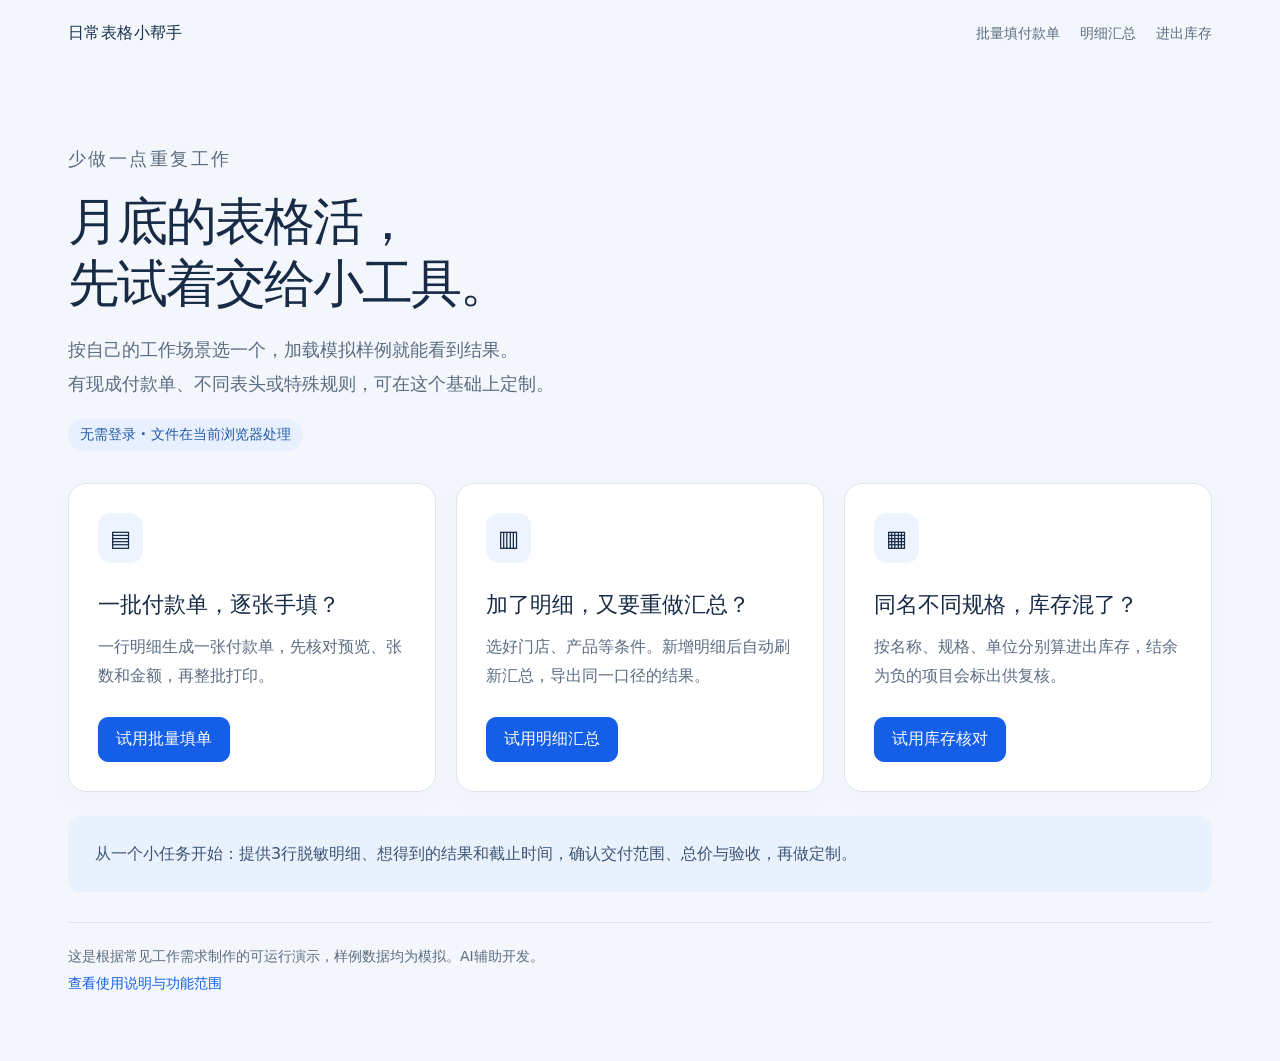
<file: index.html>
<!doctype html><html lang="zh-CN"><head><meta charset="utf-8"><meta name="viewport" content="width=device-width,initial-scale=1"><link rel="stylesheet" href="styles.css"><title>日常表格小帮手 · 三个可试用工具</title><meta name="description" content="批量填付款单、明细自动汇总、按名称和规格核对库存。打开网页即可试用模拟样例。"></head><body><header class="topbar no-print"><a class="brand" href="index.html">日常表格小帮手</a><nav aria-label="工具导航"><a data-nav="vouchers" href="vouchers.html">批量填付款单</a><a data-nav="summary" href="summary.html">明细汇总</a><a data-nav="stock" href="stock.html">进出库存</a></nav></header><main class="wrap"><section class="hero"><p class="eyebrow">少做一点重复工作</p><h1>月底的表格活，<br>先试着交给小工具。</h1><p>按自己的工作场景选一个，加载模拟样例就能看到结果。<br>有现成付款单、不同表头或特殊规则，可在这个基础上定制。</p><span class="pill">无需登录 · 文件在当前浏览器处理</span></section><section class="cards" aria-label="三个工具">
<article class="card"><div class="icon" aria-hidden="true">▤</div><h2>一批付款单，逐张手填？</h2><p>一行明细生成一张付款单，先核对预览、张数和金额，再整批打印。</p><a class="button primary" href="vouchers.html">试用批量填单</a></article>
<article class="card"><div class="icon" aria-hidden="true">▥</div><h2>加了明细，又要重做汇总？</h2><p>选好门店、产品等条件。新增明细后自动刷新汇总，导出同一口径的结果。</p><a class="button primary" href="summary.html">试用明细汇总</a></article>
<article class="card"><div class="icon" aria-hidden="true">▦</div><h2>同名不同规格，库存混了？</h2><p>按名称、规格、单位分别算进出库存，结余为负的项目会标出供复核。</p><a class="button primary" href="stock.html">试用库存核对</a></article></section>
<section class="wide-note">从一个小任务开始：提供3行脱敏明细、想得到的结果和截止时间，确认交付范围、总价与验收，再做定制。</section><footer class="footnote">这是根据常见工作需求制作的可运行演示，样例数据均为模拟。AI辅助开发。<br><a href="README.md">查看使用说明与功能范围</a></footer></main></body></html>
</file>
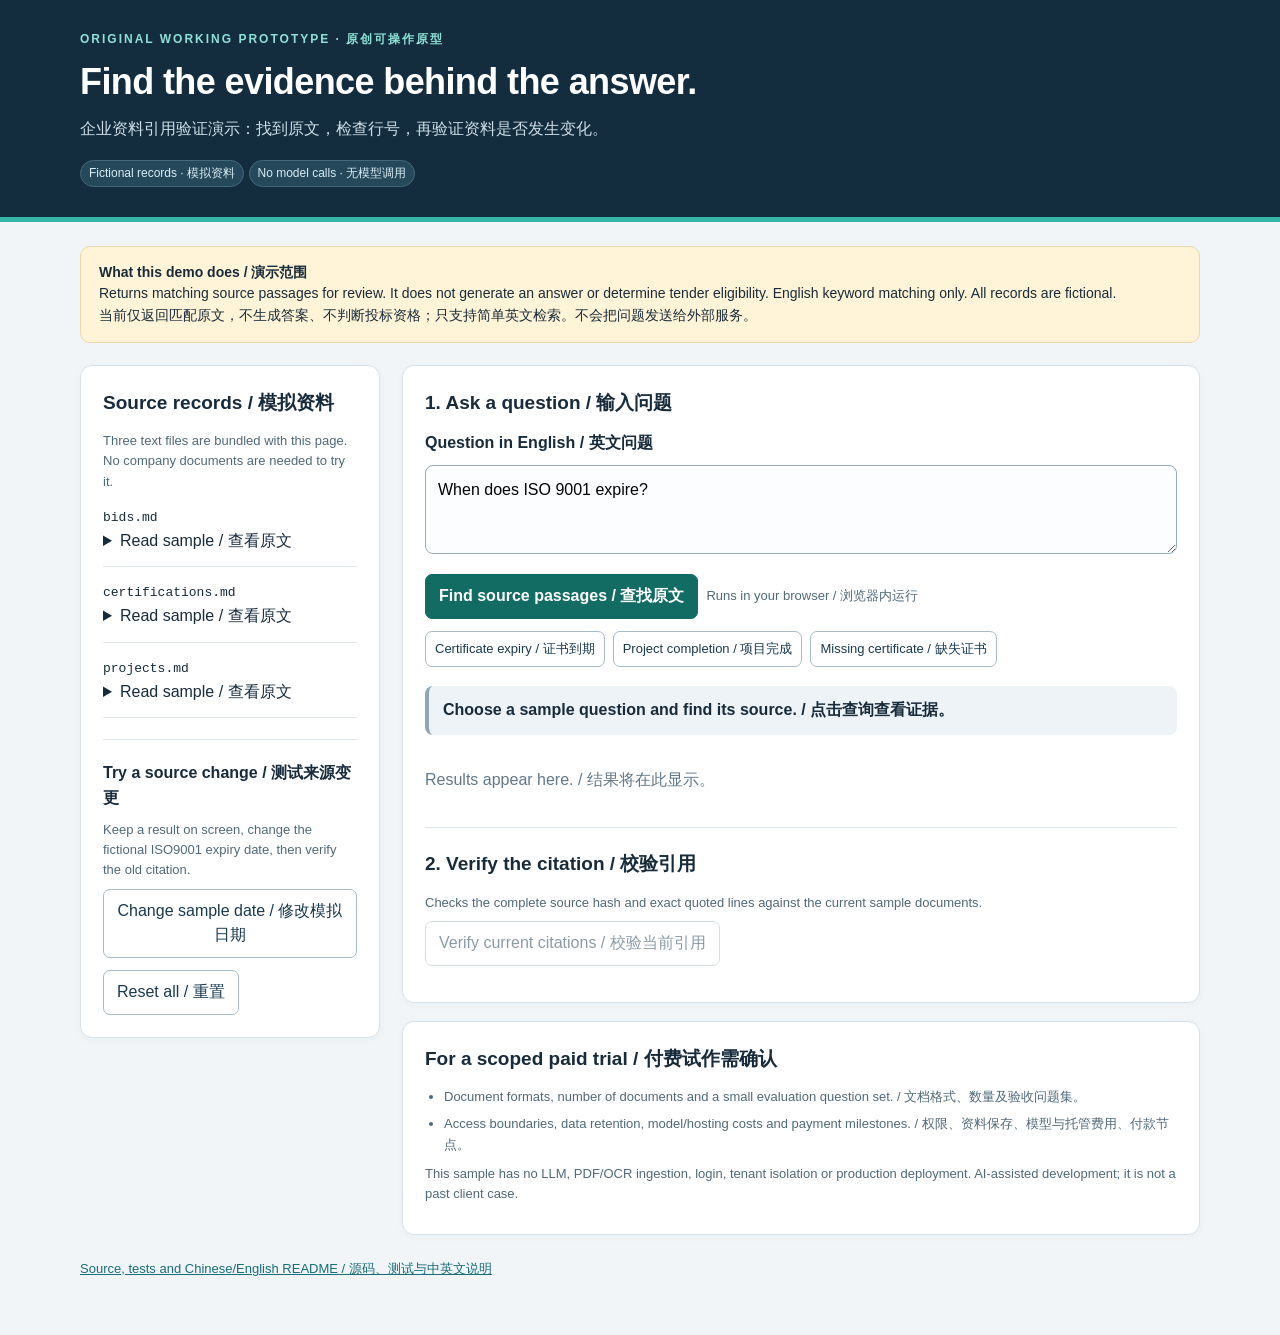
<file: company-records-demo/index.html>
<!doctype html>
<html lang="en">
<head>
  <meta charset="utf-8"><meta name="viewport" content="width=device-width,initial-scale=1">
  <meta name="description" content="Offline, fictional company-record evidence demo with exact source citations. 企业资料原文引用验证演示。">
  <title>Company Evidence Demo · 企业资料引用演示</title>
  <style>
    :root{font-family:Inter,Segoe UI,Arial,sans-serif;color:#182b3b;background:#f1f5f8;line-height:1.55;font-size:16px}*{box-sizing:border-box}body{margin:0}header{background:#142d3e;color:#fff;padding:30px max(22px,calc((100vw - 1120px)/2));border-bottom:5px solid #35b7a8}h1{font-size:clamp(25px,4vw,36px);margin:5px 0 8px;letter-spacing:-.6px}h2{font-size:19px;margin:0 0 14px}h3{font-size:16px;margin:0 0 9px}p{margin:8px 0}header p{color:#ccdde7;max-width:800px}.eyebrow{text-transform:uppercase;letter-spacing:2px;font-size:12px;color:#8ee1d7;font-weight:700}.wrap{max-width:1164px;margin:24px auto;padding:0 22px}.notice{padding:15px 18px;background:#fff4d7;border:1px solid #ead9aa;border-radius:10px;font-size:14px;margin-bottom:22px}.grid{display:grid;grid-template-columns:300px minmax(0,1fr);gap:22px}.panel{background:#fff;border:1px solid #d6e1e8;border-radius:12px;padding:22px;box-shadow:0 2px 8px #18314508;min-width:0}aside .panel{position:sticky;top:20px}label{display:block;font-weight:650;margin-bottom:9px}textarea{width:100%;min-height:89px;padding:12px;font:inherit;border:1px solid #94acbd;border-radius:8px;resize:vertical;background:#fcfdff}textarea:focus,button:focus-visible{outline:3px solid #75d0c4;outline-offset:3px}button{font:inherit;border:1px solid #a6bac7;border-radius:7px;padding:9px 13px;background:#fff;color:#19394d;cursor:pointer}button:hover{background:#eaf4f5}button:disabled{opacity:.5;cursor:default}.primary{background:#126c64;color:white;border-color:#126c64;font-weight:650}.primary:hover{background:#0c5852}.row{display:flex;flex-wrap:wrap;gap:8px;align-items:center;margin-top:12px}.examples button{font-size:13px;padding:7px 9px}.muted{color:#506978;font-size:13px}.file{margin:12px 0;border-bottom:1px solid #e0e8ed;padding-bottom:13px}.file code{font-size:13px;overflow-wrap:anywhere}.source{background:#f4f7fa;max-height:270px;overflow:auto;border-radius:6px;padding:10px;font-size:12px;white-space:pre-wrap;overflow-wrap:anywhere;margin:8px 0}.status{margin:19px 0;padding:12px 14px;border-radius:8px;background:#edf3f7;border-left:4px solid #8ea6b5;font-weight:600}.status.ok{background:#e7f7f1;border-color:#1c9677}.status.warn{background:#fff1e9;border-color:#c56d38}.evidence{border:1px solid #c6d8df;border-radius:9px;padding:17px;margin:13px 0}.evidence pre{white-space:pre-wrap;overflow-wrap:anywhere;background:#f5f8fa;padding:13px;margin:12px 0;font-size:14px;border-radius:6px}.hash{font:11px ui-monospace,Consolas,monospace;color:#546d7d;overflow-wrap:anywhere}.proof{font-size:14px;margin-top:14px;font-weight:650}.pass{color:#126548}.fail{color:#a5411c}.empty{color:#627888;padding:14px 0}footer{font-size:13px;color:#536c7d;padding:24px 0 32px}a{color:#176d77}.badge{display:inline-block;background:#26485b;color:#d9edf4;border:1px solid #46687b;padding:3px 8px;border-radius:20px;font-size:12px;margin-top:10px}hr{border:0;border-top:1px solid #dce5eb;margin:21px 0}ul{padding-left:19px;margin:9px 0}li{margin:7px 0}@media(max-width:780px){.grid{grid-template-columns:1fr}.panel{padding:18px}.wrap{padding:0 14px;margin-top:16px}aside .panel{position:static}.file{display:inline-block;vertical-align:top;width:100%}header{padding:24px 18px}.row button{max-width:100%;overflow-wrap:anywhere}}
  </style>
  <script defer src="browser-evidence.js"></script>
  <script defer src="browser-demo-data.js"></script>
  <script defer src="browser-ui.js"></script>
</head>
<body>
  <header><div class="eyebrow">Original working prototype · 原创可操作原型</div><h1>Find the evidence behind the answer.</h1><p>企业资料引用验证演示：找到原文，检查行号，再验证资料是否发生变化。</p><span class="badge">Fictional records · 模拟资料</span> <span class="badge">No model calls · 无模型调用</span></header>
  <div class="wrap">
    <div class="notice"><strong>What this demo does / 演示范围</strong><br>Returns matching source passages for review. It does not generate an answer or determine tender eligibility. English keyword matching only. All records are fictional.<br>当前仅返回匹配原文，不生成答案、不判断投标资格；只支持简单英文检索。不会把问题发送给外部服务。</div>
    <div class="grid">
      <aside><section class="panel"><h2>Source records / 模拟资料</h2><p class="muted">Three text files are bundled with this page. No company documents are needed to try it.</p><div id="sources"></div><hr><h3>Try a source change / 测试来源变更</h3><p class="muted">Keep a result on screen, change the fictional ISO9001 expiry date, then verify the old citation.</p><button id="change-source" type="button">Change sample date / 修改模拟日期</button><div class="row"><button id="reset" type="button">Reset all / 重置</button></div></section></aside>
      <main><section class="panel"><h2>1. Ask a question / 输入问题</h2><form id="query-form"><label for="question">Question in English / 英文问题</label><textarea id="question" maxlength="500" spellcheck="false">When does ISO 9001 expire?</textarea><div class="row"><button class="primary" id="search" type="submit">Find source passages / 查找原文</button><span class="muted">Runs in your browser / 浏览器内运行</span></div></form><div class="row examples"><button data-question="When does ISO 9001 expire?" type="button">Certificate expiry / 证书到期</button><button data-question="When did the Harbor project complete?" type="button">Project completion / 项目完成</button><button data-question="When does ISO 27001 expire?" type="button">Missing certificate / 缺失证书</button></div><div id="result-status" class="status" role="status" aria-live="polite">Choose a sample question and find its source. / 点击查询查看证据。</div><div id="results"><p class="empty">Results appear here. / 结果将在此显示。</p></div><hr><h2>2. Verify the citation / 校验引用</h2><p class="muted">Checks the complete source hash and exact quoted lines against the current sample documents.</p><button id="verify" type="button" disabled>Verify current citations / 校验当前引用</button><div id="verification" class="proof" role="status" aria-live="polite"></div></section><section class="panel" style="margin-top:18px"><h2>For a scoped paid trial / 付费试作需确认</h2><ul class="muted"><li>Document formats, number of documents and a small evaluation question set. / 文档格式、数量及验收问题集。</li><li>Access boundaries, data retention, model/hosting costs and payment milestones. / 权限、资料保存、模型与托管费用、付款节点。</li></ul><p class="muted">This sample has no LLM, PDF/OCR ingestion, login, tenant isolation or production deployment. AI-assisted development; it is not a past client case.</p></section></main>
    </div>
    <footer><a href="https://github.com/maxing08/office-work-helpers/tree/main/company-records-demo">Source, tests and Chinese/English README / 源码、测试与中英文说明</a></footer>
  </div>
</body>
</html>
</file>
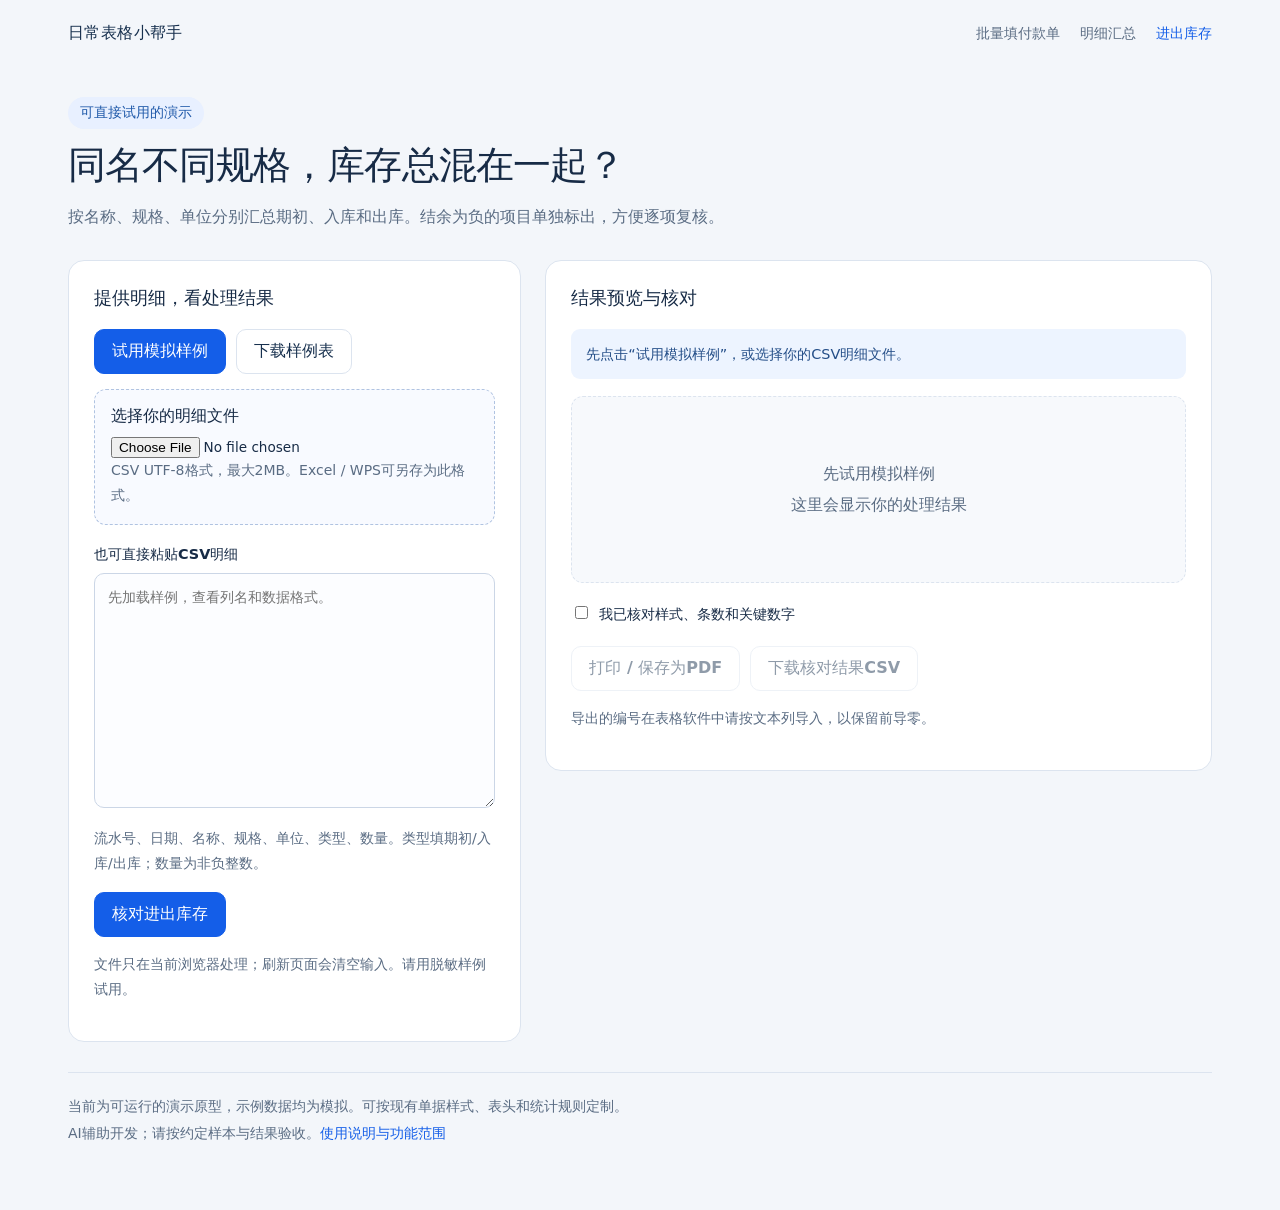
<file: stock.html>
<!doctype html><html lang="zh-CN"><head><meta charset="utf-8"><meta name="viewport" content="width=device-width,initial-scale=1"><link rel="stylesheet" href="styles.css"><title>按名称和规格核对库存 · 日常表格小帮手</title><meta name="description" content="可直接试用的模拟演示：按名称和规格核对库存。文件在当前浏览器处理。"></head><body data-tool="stock"><header class="topbar no-print"><a class="brand" href="index.html">日常表格小帮手</a><nav aria-label="工具导航"><a data-nav="vouchers" href="vouchers.html">批量填付款单</a><a data-nav="summary" href="summary.html">明细汇总</a><a data-nav="stock" href="stock.html">进出库存</a></nav></header>
<main class="wrap"><section class="intro no-print"><span class="pill">可直接试用的演示</span><h1 id="tool-title">按名称和规格核对库存</h1><p id="tool-subtitle"></p></section>
<div class="workspace"><section class="panel no-print" aria-label="输入明细"><h2>提供明细，看处理结果</h2><div class="actions"><button id="load-sample" class="primary">试用模拟样例</button><button id="download-sample">下载样例表</button></div>
<label class="file-label">选择你的明细文件<input id="csv-file" type="file" accept=".csv,text/csv"><span class="help">CSV UTF-8格式，最大2MB。Excel / WPS可另存为此格式。</span></label>
<label class="field" for="csv-input">也可直接粘贴CSV明细</label><textarea id="csv-input" spellcheck="false" placeholder="先加载样例，查看列名和数据格式。" aria-describedby="columns-help"></textarea><p id="columns-help" class="help"></p>
<div id="summary-options" hidden><p class="field">按哪些条件分别汇总</p><div id="groups" class="checks"></div><label class="field" for="amount-column">需要合计的金额列</label><select id="amount-column"></select></div>
<div id="voucher-options" hidden><label class="field" for="company">付款单位（可选）</label><input id="company" type="text" maxlength="80" placeholder="填写单位名称"></div>
<div class="actions"><button id="run" class="primary">处理明细</button></div><p class="help">文件只在当前浏览器处理；刷新页面会清空输入。请用脱敏样例试用。</p></section>
<section class="panel" aria-label="结果预览"><div class="no-print"><h2>结果预览与核对</h2><div id="status" class="status" role="status" aria-live="polite"></div></div><div id="results"><div class="empty">先试用模拟样例<br>这里会显示你的处理结果</div></div>
<div class="no-print"><label class="review"><input type="checkbox" id="review">我已核对样式、条数和关键数字</label><div class="actions"><button id="print" disabled>打印 / 保存为PDF</button><button id="export" disabled>下载核对结果CSV</button></div><p class="help">导出的编号在表格软件中请按文本列导入，以保留前导零。</p></div></section></div>
<footer class="footnote">当前为可运行的演示原型，示例数据均为模拟。可按现有单据样式、表头和统计规则定制。<br>AI辅助开发；请按约定样本与结果验收。<a href="README.md">使用说明与功能范围</a></footer></main><script src="core.js"></script><script src="app.js"></script></body></html>
</file>
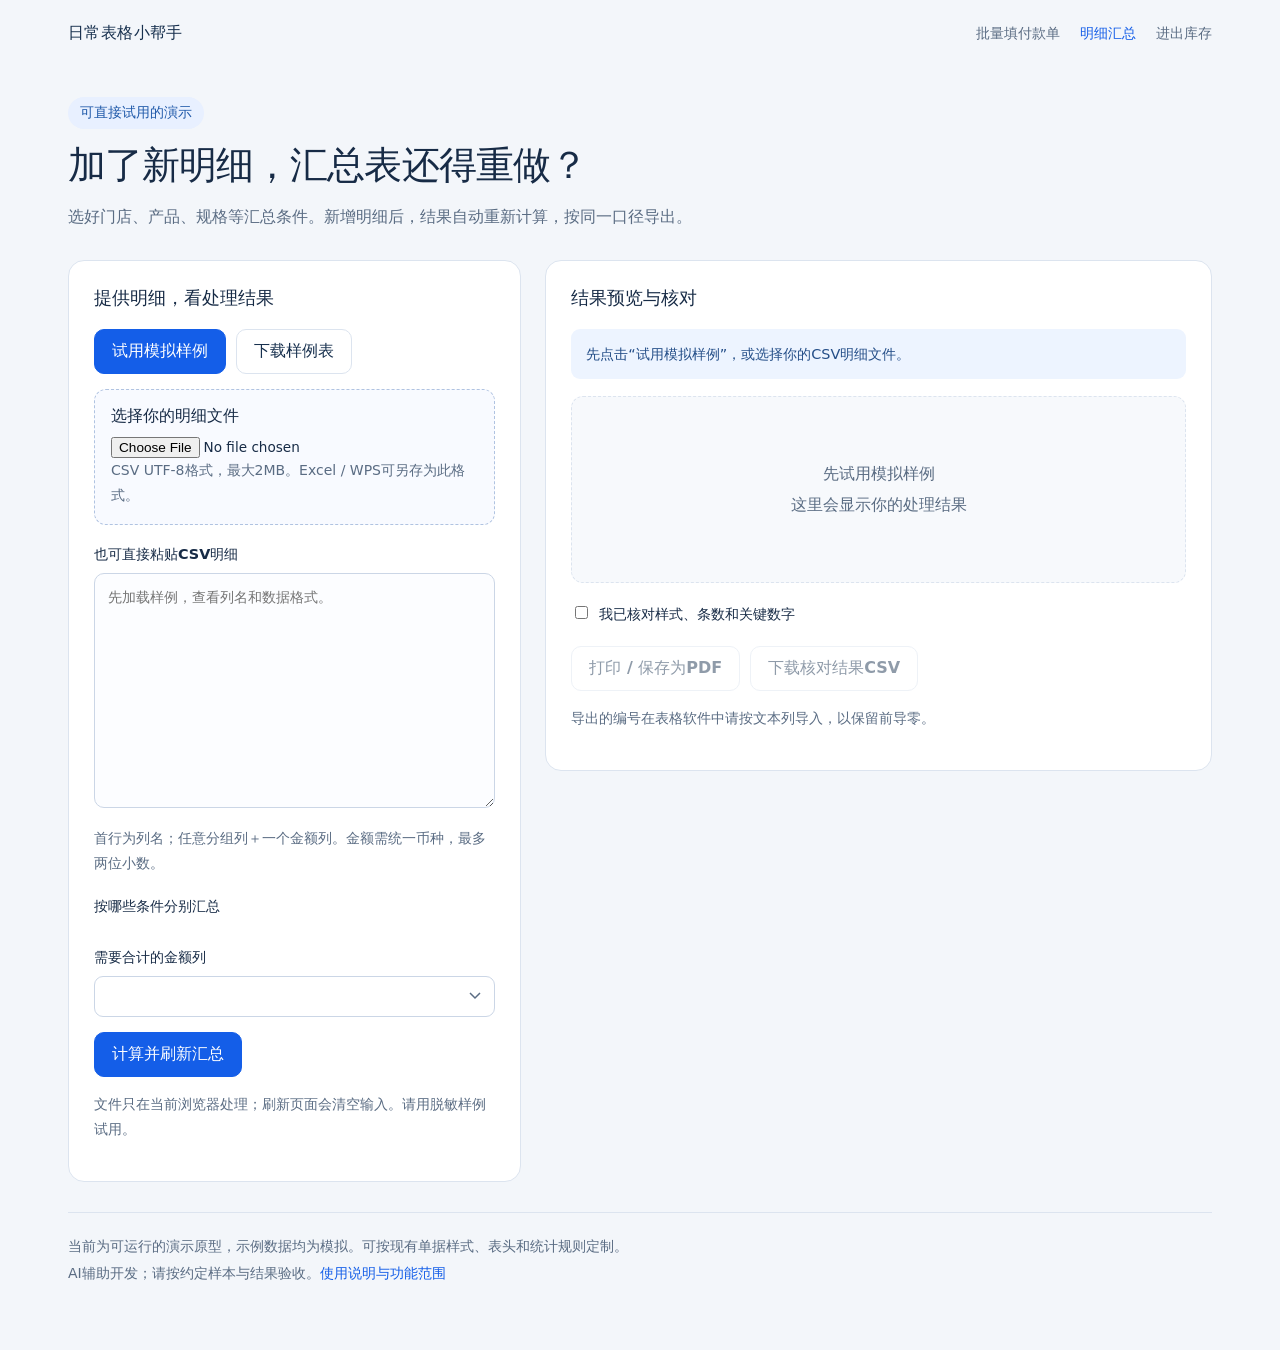
<file: summary.html>
<!doctype html><html lang="zh-CN"><head><meta charset="utf-8"><meta name="viewport" content="width=device-width,initial-scale=1"><link rel="stylesheet" href="styles.css"><title>明细自动汇总 · 日常表格小帮手</title><meta name="description" content="可直接试用的模拟演示：明细自动汇总。文件在当前浏览器处理。"></head><body data-tool="summary"><header class="topbar no-print"><a class="brand" href="index.html">日常表格小帮手</a><nav aria-label="工具导航"><a data-nav="vouchers" href="vouchers.html">批量填付款单</a><a data-nav="summary" href="summary.html">明细汇总</a><a data-nav="stock" href="stock.html">进出库存</a></nav></header>
<main class="wrap"><section class="intro no-print"><span class="pill">可直接试用的演示</span><h1 id="tool-title">明细自动汇总</h1><p id="tool-subtitle"></p></section>
<div class="workspace"><section class="panel no-print" aria-label="输入明细"><h2>提供明细，看处理结果</h2><div class="actions"><button id="load-sample" class="primary">试用模拟样例</button><button id="download-sample">下载样例表</button></div>
<label class="file-label">选择你的明细文件<input id="csv-file" type="file" accept=".csv,text/csv"><span class="help">CSV UTF-8格式，最大2MB。Excel / WPS可另存为此格式。</span></label>
<label class="field" for="csv-input">也可直接粘贴CSV明细</label><textarea id="csv-input" spellcheck="false" placeholder="先加载样例，查看列名和数据格式。" aria-describedby="columns-help"></textarea><p id="columns-help" class="help"></p>
<div id="summary-options" hidden><p class="field">按哪些条件分别汇总</p><div id="groups" class="checks"></div><label class="field" for="amount-column">需要合计的金额列</label><select id="amount-column"></select></div>
<div id="voucher-options" hidden><label class="field" for="company">付款单位（可选）</label><input id="company" type="text" maxlength="80" placeholder="填写单位名称"></div>
<div class="actions"><button id="run" class="primary">处理明细</button></div><p class="help">文件只在当前浏览器处理；刷新页面会清空输入。请用脱敏样例试用。</p></section>
<section class="panel" aria-label="结果预览"><div class="no-print"><h2>结果预览与核对</h2><div id="status" class="status" role="status" aria-live="polite"></div></div><div id="results"><div class="empty">先试用模拟样例<br>这里会显示你的处理结果</div></div>
<div class="no-print"><label class="review"><input type="checkbox" id="review">我已核对样式、条数和关键数字</label><div class="actions"><button id="print" disabled>打印 / 保存为PDF</button><button id="export" disabled>下载核对结果CSV</button></div><p class="help">导出的编号在表格软件中请按文本列导入，以保留前导零。</p></div></section></div>
<footer class="footnote">当前为可运行的演示原型，示例数据均为模拟。可按现有单据样式、表头和统计规则定制。<br>AI辅助开发；请按约定样本与结果验收。<a href="README.md">使用说明与功能范围</a></footer></main><script src="core.js"></script><script src="app.js"></script></body></html>
</file>
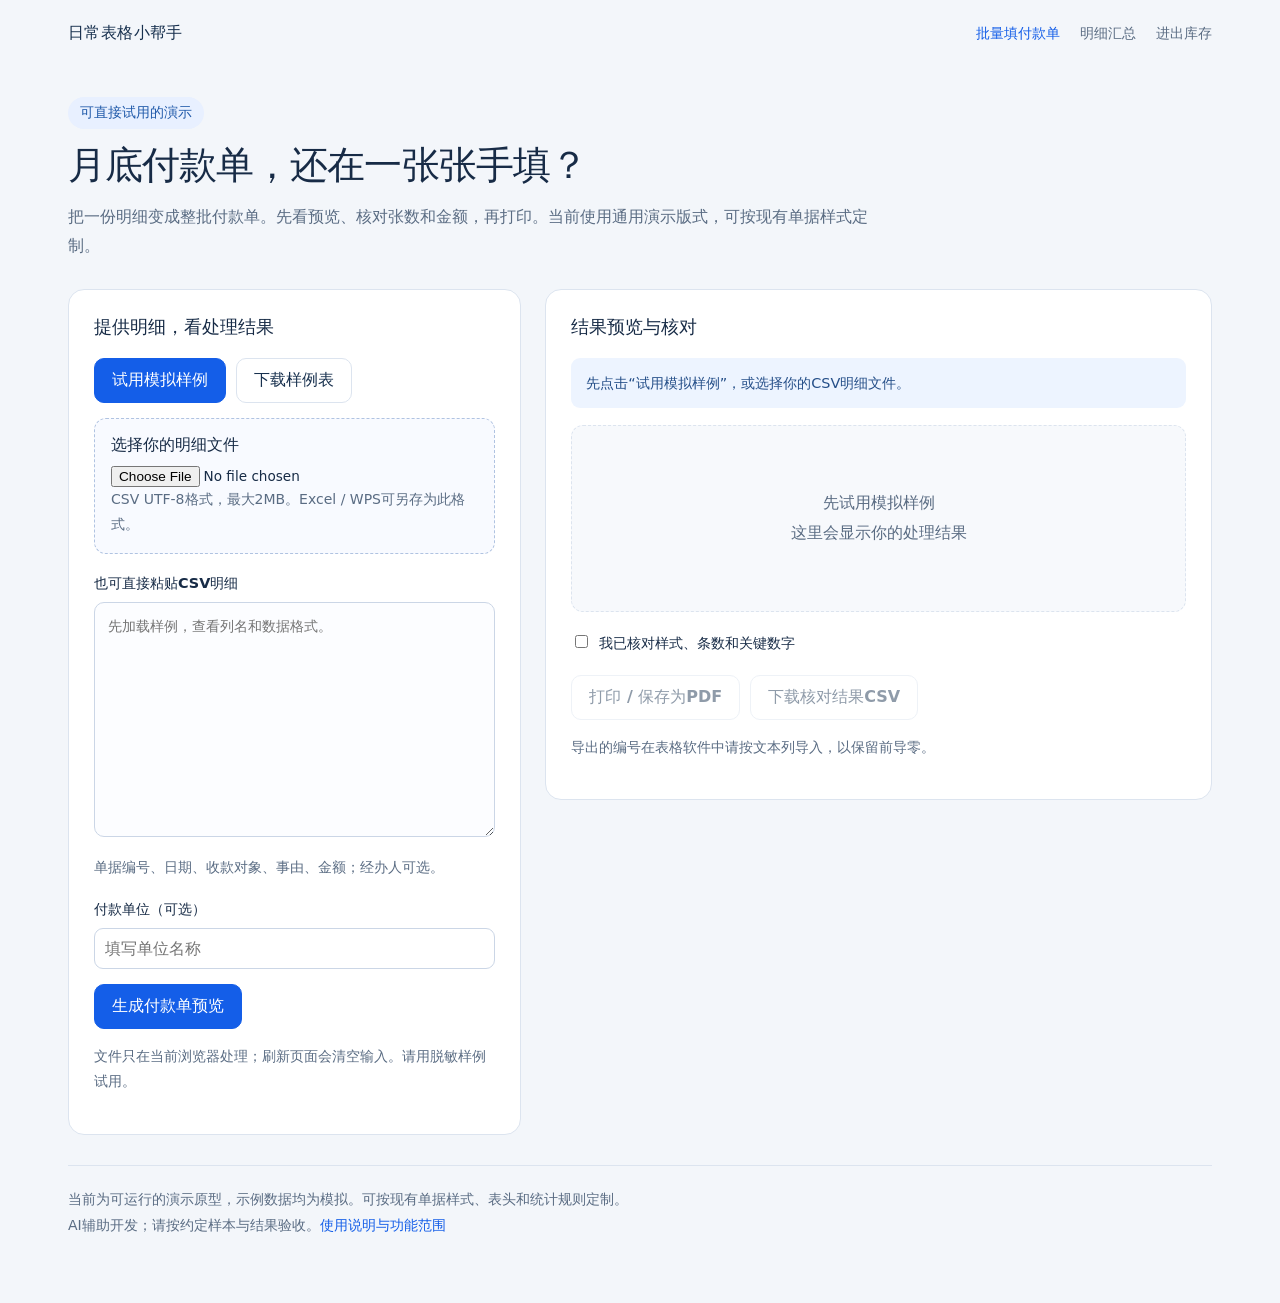
<file: vouchers.html>
<!doctype html><html lang="zh-CN"><head><meta charset="utf-8"><meta name="viewport" content="width=device-width,initial-scale=1"><link rel="stylesheet" href="styles.css"><title>批量填付款单 · 日常表格小帮手</title><meta name="description" content="可直接试用的模拟演示：批量填付款单。文件在当前浏览器处理。"></head><body data-tool="vouchers"><header class="topbar no-print"><a class="brand" href="index.html">日常表格小帮手</a><nav aria-label="工具导航"><a data-nav="vouchers" href="vouchers.html">批量填付款单</a><a data-nav="summary" href="summary.html">明细汇总</a><a data-nav="stock" href="stock.html">进出库存</a></nav></header>
<main class="wrap"><section class="intro no-print"><span class="pill">可直接试用的演示</span><h1 id="tool-title">批量填付款单</h1><p id="tool-subtitle"></p></section>
<div class="workspace"><section class="panel no-print" aria-label="输入明细"><h2>提供明细，看处理结果</h2><div class="actions"><button id="load-sample" class="primary">试用模拟样例</button><button id="download-sample">下载样例表</button></div>
<label class="file-label">选择你的明细文件<input id="csv-file" type="file" accept=".csv,text/csv"><span class="help">CSV UTF-8格式，最大2MB。Excel / WPS可另存为此格式。</span></label>
<label class="field" for="csv-input">也可直接粘贴CSV明细</label><textarea id="csv-input" spellcheck="false" placeholder="先加载样例，查看列名和数据格式。" aria-describedby="columns-help"></textarea><p id="columns-help" class="help"></p>
<div id="summary-options" hidden><p class="field">按哪些条件分别汇总</p><div id="groups" class="checks"></div><label class="field" for="amount-column">需要合计的金额列</label><select id="amount-column"></select></div>
<div id="voucher-options" hidden><label class="field" for="company">付款单位（可选）</label><input id="company" type="text" maxlength="80" placeholder="填写单位名称"></div>
<div class="actions"><button id="run" class="primary">处理明细</button></div><p class="help">文件只在当前浏览器处理；刷新页面会清空输入。请用脱敏样例试用。</p></section>
<section class="panel" aria-label="结果预览"><div class="no-print"><h2>结果预览与核对</h2><div id="status" class="status" role="status" aria-live="polite"></div></div><div id="results"><div class="empty">先试用模拟样例<br>这里会显示你的处理结果</div></div>
<div class="no-print"><label class="review"><input type="checkbox" id="review">我已核对样式、条数和关键数字</label><div class="actions"><button id="print" disabled>打印 / 保存为PDF</button><button id="export" disabled>下载核对结果CSV</button></div><p class="help">导出的编号在表格软件中请按文本列导入，以保留前导零。</p></div></section></div>
<footer class="footnote">当前为可运行的演示原型，示例数据均为模拟。可按现有单据样式、表头和统计规则定制。<br>AI辅助开发；请按约定样本与结果验收。<a href="README.md">使用说明与功能范围</a></footer></main><script src="core.js"></script><script src="app.js"></script></body></html>
</file>
<file: styles.css>
:root{font-family:Inter,"Microsoft YaHei","PingFang SC",system-ui,sans-serif;color:#172b46;background:#f3f6fa;font-size:16px;font-synthesis:none;--blue:#145ee8;--line:#dce4ef;--muted:#5a6c83}*{box-sizing:border-box}body{margin:0}a{color:var(--blue);text-decoration:none}a:hover{text-decoration:underline}button,input,select,textarea{font:inherit}button,.button{border:1px solid var(--line);border-radius:10px;padding:11px 17px;background:white;color:#17304e;cursor:pointer;display:inline-flex;align-items:center;justify-content:center;gap:8px;font-weight:650}button:hover,.button:hover{background:#edf3ff;text-decoration:none;border-color:#a0bbef}button:disabled{opacity:.48;cursor:not-allowed}.primary{background:var(--blue);color:white;border-color:var(--blue)}.primary:hover{background:#104ec1;color:white}.topbar{max-width:1200px;margin:auto;display:flex;align-items:center;gap:24px;padding:23px 28px}.brand{font-weight:800;letter-spacing:.025em;color:#17304e}.topbar nav{margin-left:auto;display:flex;gap:20px;font-size:.9rem}.topbar nav a{color:var(--muted)}.topbar nav a.current{color:var(--blue);font-weight:750}.wrap{max-width:1200px;padding:30px 28px 64px;margin:auto}.hero{padding:46px 0 32px;max-width:820px}.eyebrow{font-size:.9rem;letter-spacing:.14em;color:#3065aa;font-weight:750;margin:0 0 15px}.hero h1{font-size:clamp(2rem,4vw,3.5rem);line-height:1.2;letter-spacing:-.04em;margin:0 0 20px}.hero p{font-size:1.1rem;color:var(--muted);line-height:1.9;max-width:700px}.cards{display:grid;grid-template-columns:repeat(3,1fr);gap:20px}.card{background:white;border:1px solid var(--line);padding:29px;border-radius:18px;display:flex;flex-direction:column;align-items:flex-start;box-shadow:0 9px 30px #234e7b05}.card .icon{font-size:1.4rem;background:#edf4ff;border-radius:13px;padding:12px;margin-bottom:26px}.card h2{font-size:1.4rem;margin:0 0 12px}.card p{color:var(--muted);line-height:1.85;flex:1;margin:0 0 26px}.pill{display:inline-block;font-size:.85rem;background:#e8f0ff;color:#205aaa;border-radius:30px;padding:7px 12px;font-weight:650}.intro{margin-bottom:28px}.intro h1{font-size:clamp(1.75rem,3vw,2.35rem);letter-spacing:-.025em;margin:12px 0}.intro p{color:var(--muted);line-height:1.8;margin:0;max-width:820px}.workspace{display:grid;grid-template-columns:minmax(300px,.85fr) minmax(400px,1.25fr);gap:24px;align-items:start}.panel{min-width:0;background:white;border:1px solid var(--line);border-radius:16px;padding:25px}.panel h2{font-size:1.1rem;margin:0 0 19px}.actions{display:flex;flex-wrap:wrap;gap:10px;margin:15px 0}.field{display:block;font-size:.9rem;font-weight:650;margin:20px 0 9px}.help{font-size:.875rem;line-height:1.8;color:var(--muted)}.file-label{display:block;border:1px dashed #b0c3e1;border-radius:12px;padding:16px;background:#f8faff;margin-top:12px}.file-label input{display:block;max-width:100%;font-size:.85rem;margin-top:10px}textarea{width:100%;min-height:235px;border:1px solid #cbd6e6;border-radius:10px;padding:13px;font-family:ui-monospace,"Cascadia Code",monospace;font-size:.875rem;line-height:1.7;resize:vertical;background:#fcfdff}input[type=text],select{width:100%;border:1px solid #cbd6e6;border-radius:9px;padding:10px;background:white}select{appearance:none;background-image:url("data:image/svg+xml,%3Csvg xmlns='http://www.w3.org/2000/svg' width='12' height='8'%3E%3Cpath d='m1 1 5 5 5-5' stroke='%235a6c83' stroke-width='1.5' fill='none'/%3E%3C/svg%3E");background-repeat:no-repeat;background-position:right 13px center;padding-right:33px}.checks{display:flex;gap:9px 15px;flex-wrap:wrap;margin:12px 0}.checks label,.review{font-size:.9rem;display:flex;gap:8px;align-items:center;line-height:1.6}.review{align-items:flex-start;margin:20px 0}.status{padding:13px 15px;border-radius:9px;background:#edf4ff;color:#244e88;line-height:1.7;margin-bottom:17px;font-size:.9rem}.status.error{background:#fff0ef;color:#922d2d}.status.success{background:#edf8f3;color:#24694b}.empty{padding:62px 18px;text-align:center;background:#f7f9fc;border:1px dashed var(--line);border-radius:12px;color:var(--muted);line-height:1.9}.stats{display:grid;grid-template-columns:repeat(3,1fr);gap:10px;margin-bottom:18px}.stat{background:#f1f5fb;padding:15px;border-radius:10px}.stat span{display:block;color:var(--muted);font-size:.85rem;margin-bottom:8px}.stat strong{font-size:1.35rem}.table-scroll{max-width:100%;overflow:auto}table{border-collapse:collapse;width:100%;font-size:.9rem}th,td{text-align:left;border-bottom:1px solid var(--line);padding:12px 10px;white-space:nowrap}th{background:#f1f5fb;font-weight:650}td.numeric,th.numeric{text-align:right}tr.flag td{color:#a3382e;background:#fff4f1}.voucher{border:1px solid #95a7be;border-radius:9px;padding:21px;margin-bottom:18px;break-inside:avoid;background:white;color:#142b45}.voucher h3{text-align:center;font-size:1.4rem;margin:0 0 15px;letter-spacing:.25em}.voucher .v-meta{display:flex;justify-content:space-between;font-size:.85rem;margin-bottom:15px;gap:10px}.voucher .v-row{display:grid;grid-template-columns:90px 1fr;border-top:1px solid #c6d1df;font-size:.9rem}.voucher .v-row span{padding:12px 7px;overflow-wrap:anywhere}.voucher .v-row span:first-child{color:var(--muted);border-right:1px solid #c6d1df}.voucher .v-foot{font-size:.85rem;color:var(--muted);margin:16px 0 0;display:flex;justify-content:space-between}.sample-mark{display:block;color:#7e6240;font-size:.8rem;text-align:center;margin-top:13px}.footnote{margin-top:30px;padding-top:20px;border-top:1px solid var(--line);font-size:.875rem;color:var(--muted);line-height:1.9}.wide-note{background:#e9f1fd;padding:23px 27px;border-radius:13px;margin-top:24px;line-height:1.9;color:#3c5577}.print-note{display:none}button:focus-visible,a:focus-visible,input:focus-visible,textarea:focus-visible,select:focus-visible{outline:3px solid #8bb4ff;outline-offset:3px}
@media(max-width:850px){.cards{grid-template-columns:1fr}.workspace{grid-template-columns:1fr}.topbar{align-items:flex-start;gap:15px;flex-direction:column}.topbar nav{margin:0;gap:15px;flex-wrap:wrap}.wrap{padding-top:10px}.hero{padding-top:24px}.card .icon{margin-bottom:18px}.panel{padding:20px}.stats{gap:7px}.stat{padding:11px}.stat strong{font-size:1.15rem}}@media print{@page{size:A4 portrait;margin:12mm}body{background:white;font-size:12pt}.no-print,.topbar,.intro,.footnote{display:none!important}.wrap,.workspace,.panel{display:block;margin:0;padding:0;border:0;border-radius:0;max-width:none;box-shadow:none}.voucher{height:120mm;box-sizing:border-box;margin:0 0 8mm;padding:9mm;border:1px solid #667}.voucher h3{font-size:18pt}.voucher .v-row{font-size:12pt}.voucher .v-row span{padding:5mm 2mm}.voucher .v-foot,.voucher .v-meta{font-size:10pt}.print-note{display:block;font-size:10pt;margin-bottom:5mm}.stats{display:none}table{font-size:10pt}thead{display:table-header-group}tr{break-inside:avoid}}
</file>
